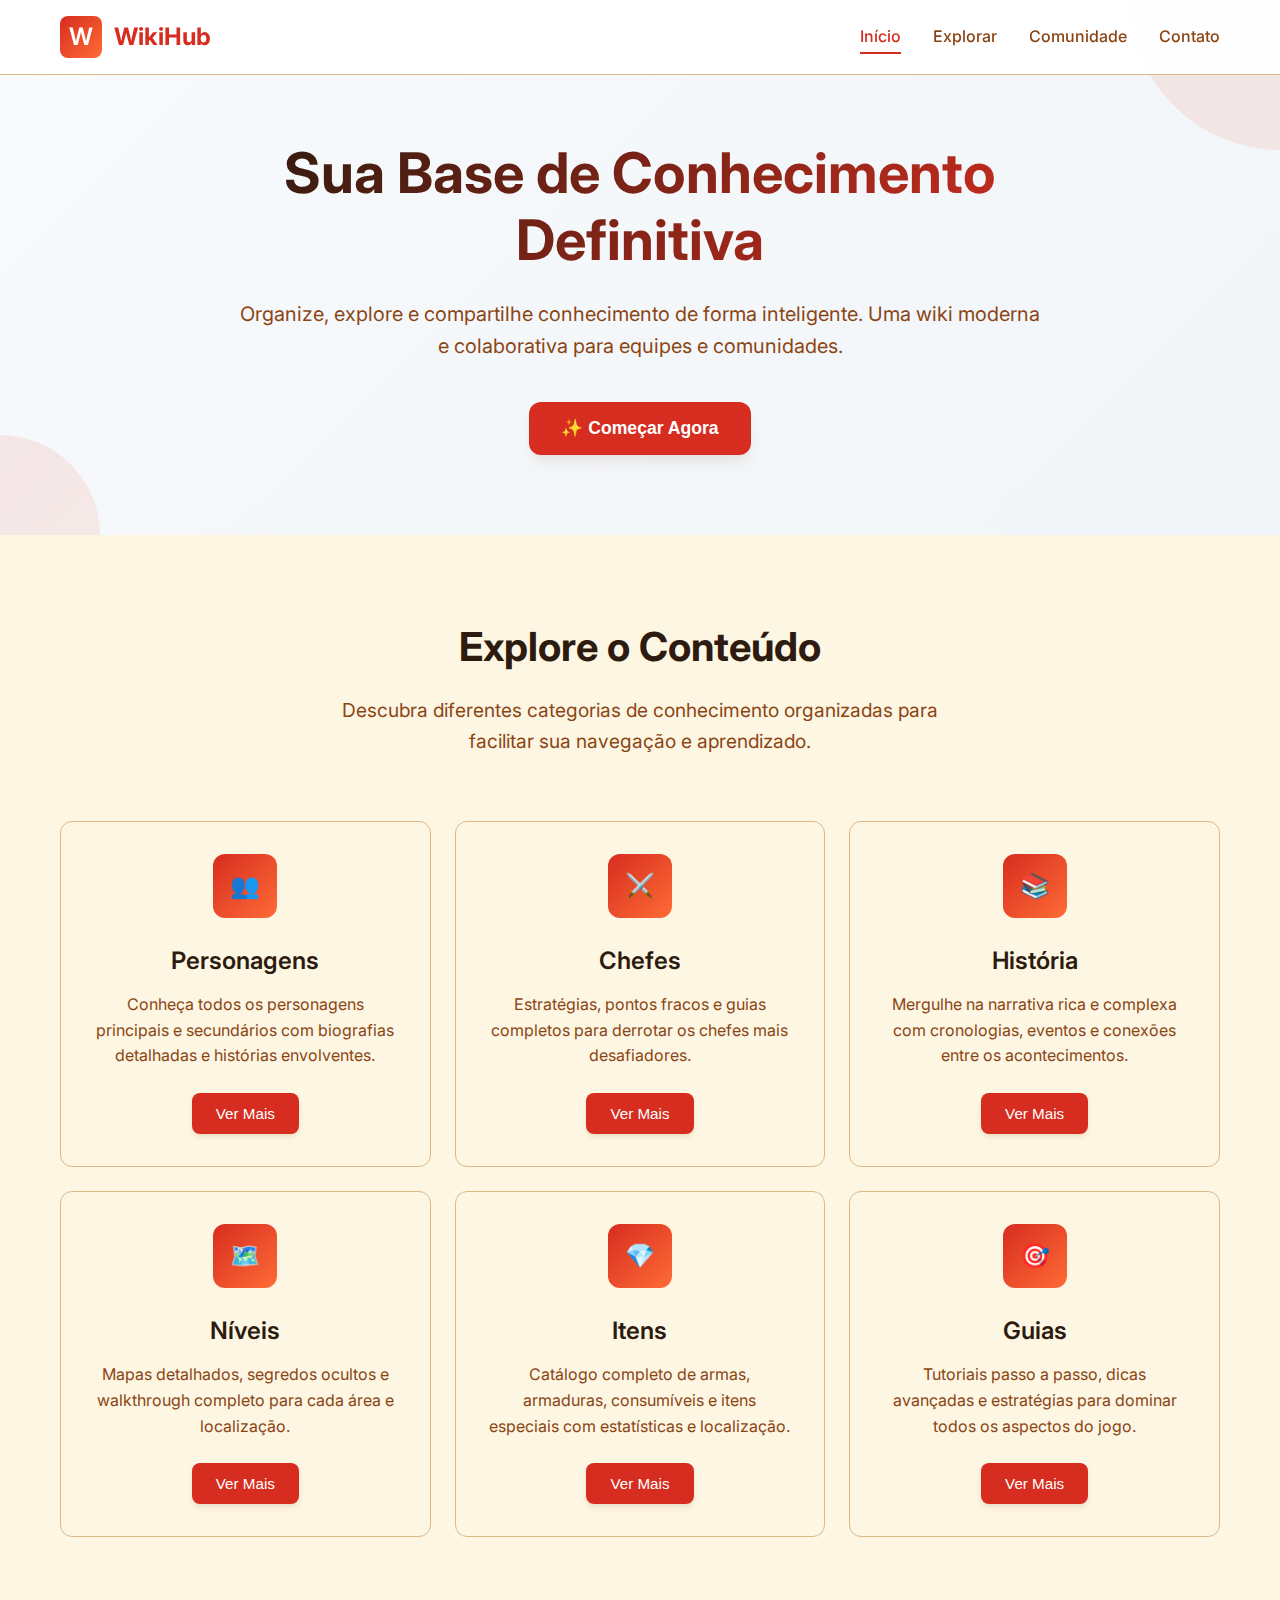
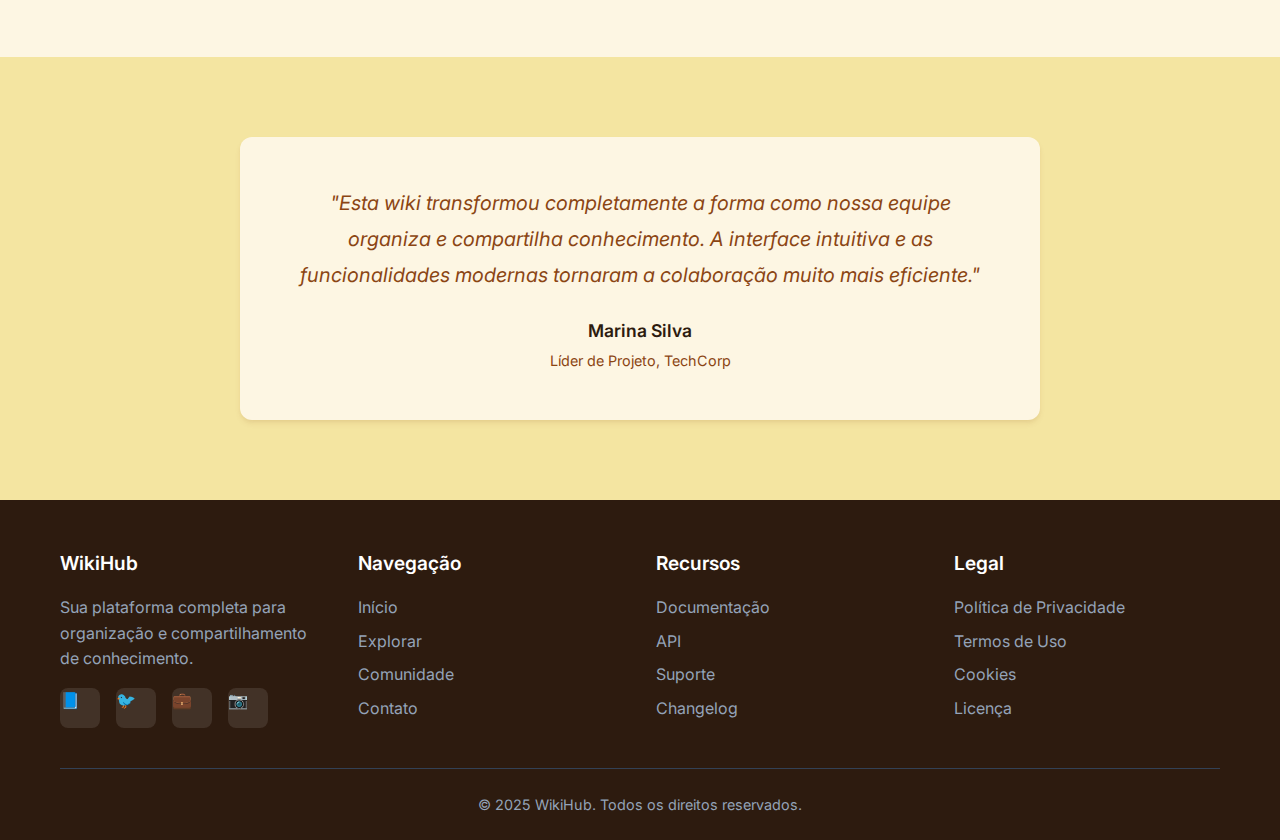
<file: index.html>
<!DOCTYPE html>
<html lang="pt-BR">
<head>
    <meta charset="UTF-8">
    <meta name="viewport" content="width=device-width, initial-scale=1.0">
    <title>WikiHub - Sua Base de Conhecimento</title>
    <link href="https://fonts.googleapis.com/css2?family=Inter:wght@300;400;500;600;700&display=swap" rel="stylesheet">
    <link rel="stylesheet" href="css/estilo.css">
    
</head>
<body>
    <!-- Cabeçalho -->
    <header id="cabecalho">
        <div class="container">
            <div class="cabecalho-conteudo">
                <a href="#" class="logo">
                    <div class="logo-icone">W</div>
                    WikiHub
                </a>
                <nav class="navegacao">
                    <a href="#secao-principal" class="ativo">Início</a>
                    <a href="#secao-destaque">Explorar</a>
                    <a href="#secao-feedback">Comunidade</a>
                    <a href="#rodape">Contato</a>
                </nav>
                <button class="menu-mobile">☰</button>
            </div>
        </div>
    </header>

    <!-- Seção Principal -->
    <section id="secao-principal">
        <div class="fundo-decorativo"></div>
        <div class="container">
            <div class="secao-principal-conteudo">
                <h1 class="titulo-principal">Sua Base de Conhecimento Definitiva</h1>
                <p class="descricao-principal">
                    Organize, explore e compartilhe conhecimento de forma inteligente. 
                    Uma wiki moderna e colaborativa para equipes e comunidades.
                </p>
                <button class="botao-cta" onclick="document.getElementById('secao-destaque').scrollIntoView({behavior: 'smooth'})">
                    ✨ Começar Agora
                </button>
            </div>
        </div>
    </section>

    <!-- Seção de Destaque -->
    <section id="secao-destaque">
        <div class="container">
            <h2 class="titulo-secao">Explore o Conteúdo</h2>
            <p class="subtitulo-secao">
                Descubra diferentes categorias de conhecimento organizadas para facilitar sua navegação e aprendizado.
            </p>
            
            <div class="grade-cartoes">
                <div class="cartao-destaque">
                    <div class="icone-cartao">👥</div>
                    <h3 class="titulo-cartao">Personagens</h3>
                    <p class="descricao-cartao">
                        Conheça todos os personagens principais e secundários com biografias detalhadas e histórias envolventes.
                    </p>
                    <a href="personagens.html"><button class="botao-cards">Ver Mais</button></a>
                </div>
                
                <div class="cartao-destaque">
                    <div class="icone-cartao">⚔️</div>
                    <h3 class="titulo-cartao">Chefes</h3>
                    <p class="descricao-cartao">
                        Estratégias, pontos fracos e guias completos para derrotar os chefes mais desafiadores.
                    </p>
                    <a href="boss.html"><button class="botao-cards">Ver Mais</button></a>
                </div>
                
                <div class="cartao-destaque">
                    <div class="icone-cartao">📚</div>
                    <h3 class="titulo-cartao">História</h3>
                    <p class="descricao-cartao">
                        Mergulhe na narrativa rica e complexa com cronologias, eventos e conexões entre os acontecimentos.
                    </p>
                    <a href="historia.html"><button class="botao-cards">Ver Mais</button></a>
                </div>
                
                <div class="cartao-destaque">
                    <div class="icone-cartao">🗺️</div>
                    <h3 class="titulo-cartao">Níveis</h3>
                    <p class="descricao-cartao">
                        Mapas detalhados, segredos ocultos e walkthrough completo para cada área e localização.
                    </p>
                    <button class="botao-cards">Ver Mais</button>
                </div>
                
                <div class="cartao-destaque">
                    <div class="icone-cartao">💎</div>
                    <h3 class="titulo-cartao">Itens</h3>
                    <p class="descricao-cartao">
                        Catálogo completo de armas, armaduras, consumíveis e itens especiais com estatísticas e localização.
                    </p>
                    <a href="itens.html"><button class="botao-cards">Ver Mais</button></a>
                </div>
                
                <div class="cartao-destaque">
                    <div class="icone-cartao">🎯</div>
                    <h3 class="titulo-cartao">Guias</h3>
                    <p class="descricao-cartao">
                        Tutoriais passo a passo, dicas avançadas e estratégias para dominar todos os aspectos do jogo.
                    </p>
                    <button class="botao-cards">Ver Mais</button>
                </div>
            </div>
        </div>
    </section>

    <!-- Seção de Feedback -->
    <section id="secao-feedback">
        <div class="container">
            <div class="feedback-container">
                <div class="feedback-conteudo">
                    <p class="feedback-texto">
                        "Esta wiki transformou completamente a forma como nossa equipe organiza e compartilha conhecimento. 
                        A interface intuitiva e as funcionalidades modernas tornaram a colaboração muito mais eficiente."
                    </p>
                    <div class="feedback-autor">Marina Silva</div>
                    <div class="feedback-cargo">Líder de Projeto, TechCorp</div>
                </div>
            </div>
        </div>
    </section>

    <!-- Rodapé -->
    <footer id="rodape">
        <div class="container">
            <div class="rodape-conteudo">
                <div class="rodape-secao">
                    <h3>WikiHub</h3>
                    <p>Sua plataforma completa para organização e compartilhamento de conhecimento.</p>
                    <div class="redes-sociais">
                        <a href="#" class="rede-social" aria-label="Facebook">📘</a>
                        <a href="#" class="rede-social" aria-label="Twitter">🐦</a>
                        <a href="#" class="rede-social" aria-label="LinkedIn">💼</a>
                        <a href="#" class="rede-social" aria-label="Instagram">📷</a>
                    </div>
                </div>
                
                <div class="rodape-secao">
                    <h3>Navegação</h3>
                    <a href="#secao-principal">Início</a>
                    <a href="#secao-destaque">Explorar</a>
                    <a href="#secao-feedback">Comunidade</a>
                    <a href="#rodape">Contato</a>
                </div>
                
                <div class="rodape-secao">
                    <h3>Recursos</h3>
                    <a href="#documentacao">Documentação</a>
                    <a href="#api">API</a>
                    <a href="#suporte">Suporte</a>
                    <a href="#changelog">Changelog</a>
                </div>
                
                <div class="rodape-secao">
                    <h3>Legal</h3>
                    <a href="#privacidade">Política de Privacidade</a>
                    <a href="#termos">Termos de Uso</a>
                    <a href="#cookies">Cookies</a>
                    <a href="#licenca">Licença</a>
                </div>
            </div>
            
            <div class="rodape-copyright">
                <p>&copy; 2025 WikiHub. Todos os direitos reservados.</p>
            </div>
        </div>
    </footer>
</body>
</html>
</file>
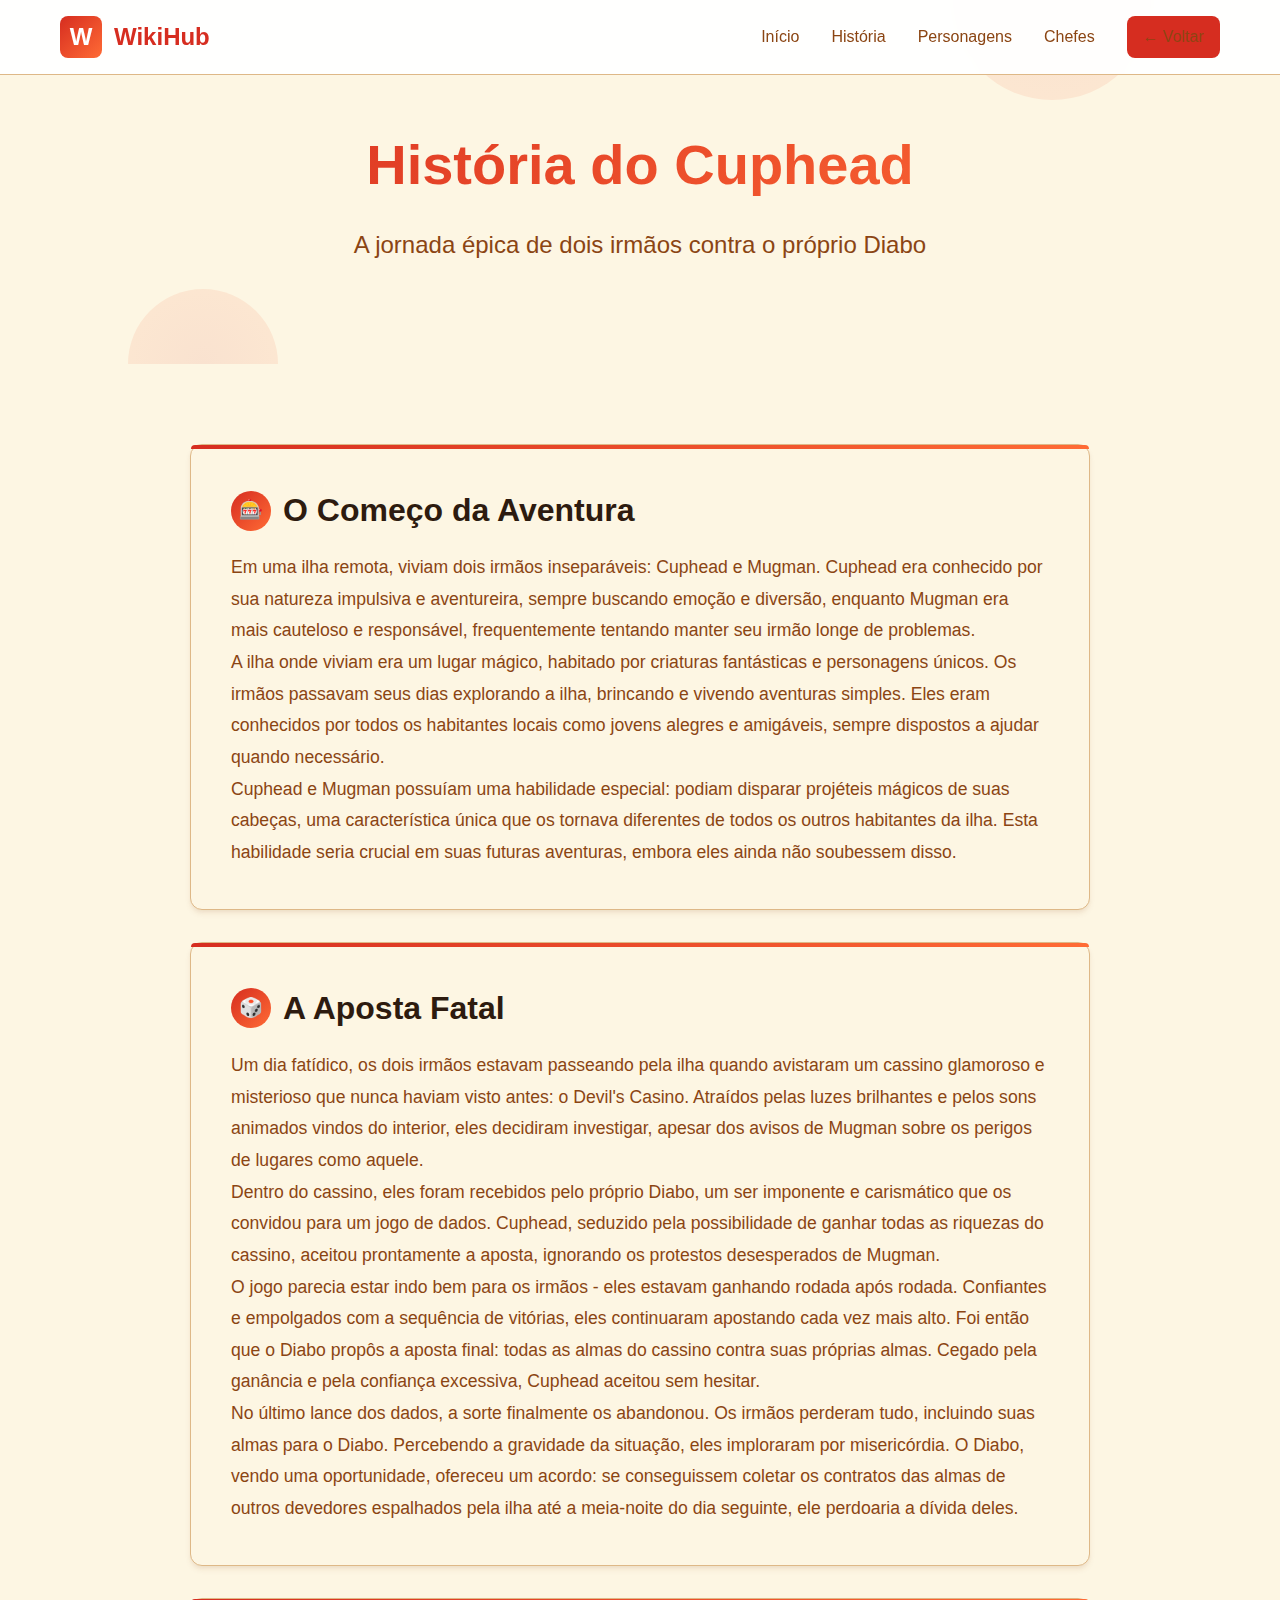
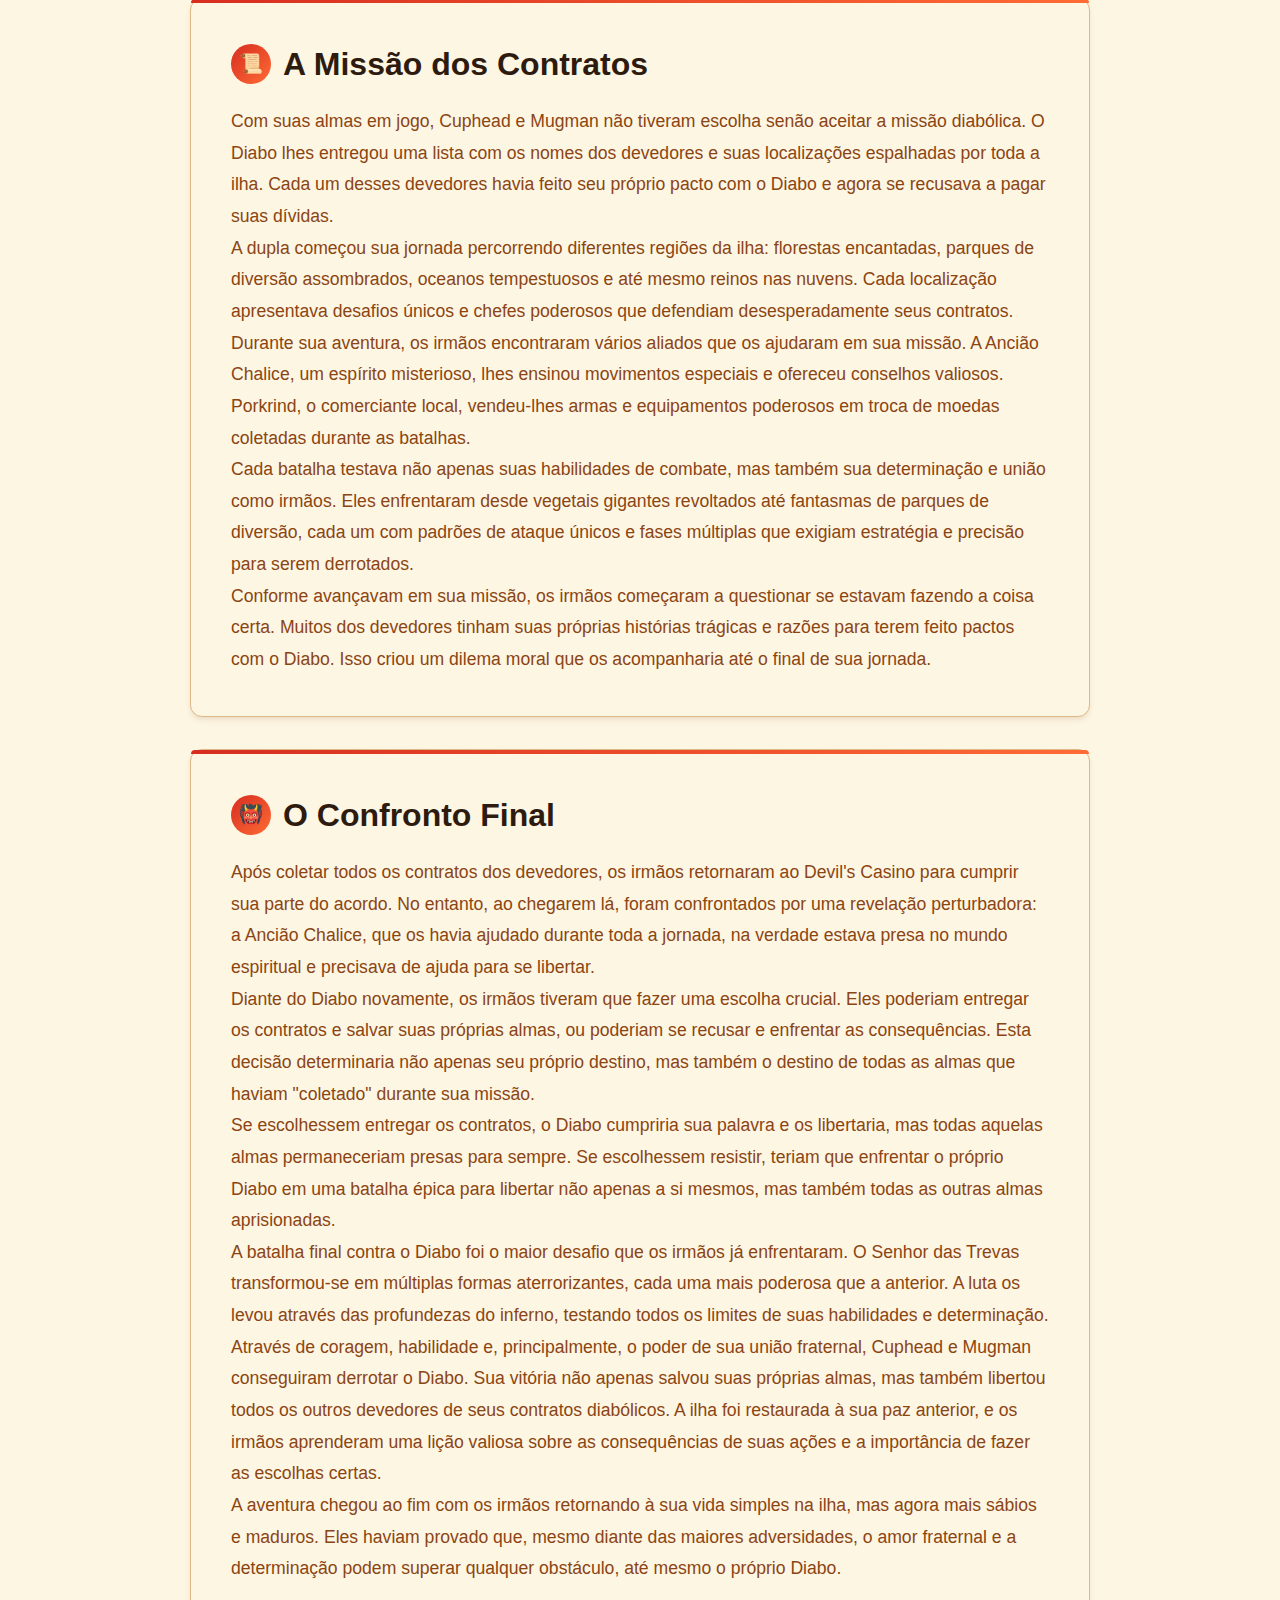
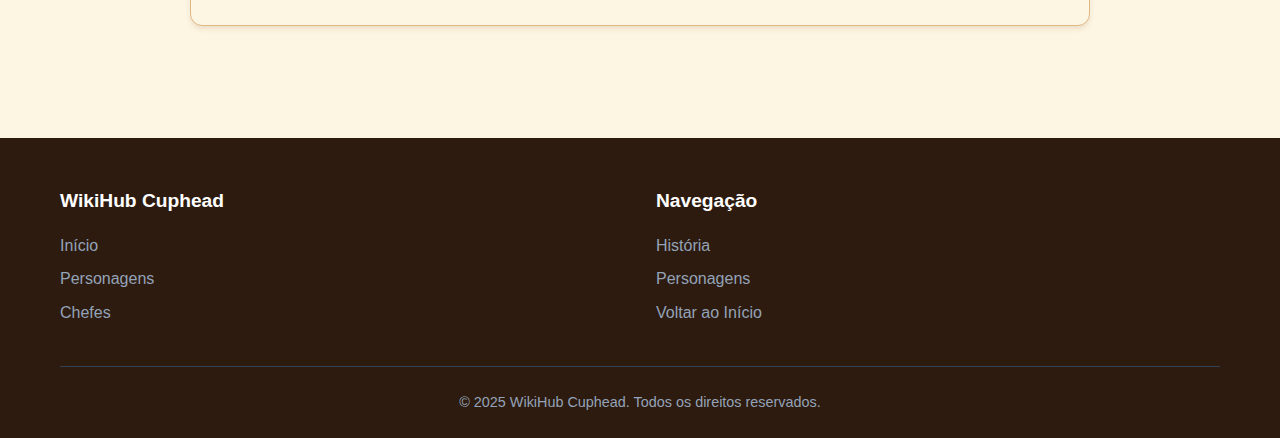
<file: historia.html>
<!DOCTYPE html>
<html lang="en">
<head>
    <meta charset="UTF-8">
    <meta name="viewport" content="width=device-width, initial-scale=1.0">
    <title>Document</title>
    <link rel="stylesheet" href="css/historia.css">
</head>
<body>
     <!-- Cabeçalho -->
    <header id="cabecalho">
        <div class="container">
            <div class="cabecalho-conteudo">
                <a href="index.html" class="logo">
                    <div class="logo-icone">W</div>
                    WikiHub
                </a>
                <nav class="navegacao">
                    <a href="index.html">Início</a>
                    <a href="#secao-historia" class="ativo">História</a>
                    <a href="personagens.html">Personagens</a>
                    <a href="boss.html">Chefes</a>
                    <a href="index.html" class="botao-voltar">← Voltar</a>
                </nav>
            </div>
        </div>
    </header>

    <!-- Hero Section -->
    <section class="hero-cuphead">
        <div class="fundo-cartoon"></div>
        <div class="container">
            <div class="hero-conteudo">
                <h1 class="titulo-hero">História do Cuphead</h1>
                <p class="subtitulo-hero">A jornada épica de dois irmãos contra o próprio Diabo</p>
            </div>
        </div>
    </section>

    <!-- Seção da História -->
    <section class="secao-historia" id="secao-historia">
        <div class="container">
            <div class="timeline-container">
                
                <div class="capitulo">
                    <h2 class="titulo-capitulo">
                        <div class="icone-capitulo">🎰</div>
                        O Começo da Aventura
                    </h2>
                    <div class="conteudo-capitulo">
                        <p>Em uma ilha remota, viviam dois irmãos inseparáveis: Cuphead e Mugman. Cuphead era conhecido por sua natureza impulsiva e aventureira, sempre buscando emoção e diversão, enquanto Mugman era mais cauteloso e responsável, frequentemente tentando manter seu irmão longe de problemas.</p>
                        
                        <p>A ilha onde viviam era um lugar mágico, habitado por criaturas fantásticas e personagens únicos. Os irmãos passavam seus dias explorando a ilha, brincando e vivendo aventuras simples. Eles eram conhecidos por todos os habitantes locais como jovens alegres e amigáveis, sempre dispostos a ajudar quando necessário.</p>
                        
                        <p>Cuphead e Mugman possuíam uma habilidade especial: podiam disparar projéteis mágicos de suas cabeças, uma característica única que os tornava diferentes de todos os outros habitantes da ilha. Esta habilidade seria crucial em suas futuras aventuras, embora eles ainda não soubessem disso.</p>
                    </div>
                </div>

                <div class="capitulo">
                    <h2 class="titulo-capitulo">
                        <div class="icone-capitulo">🎲</div>
                        A Aposta Fatal
                    </h2>
                    <div class="conteudo-capitulo">
                        <p>Um dia fatídico, os dois irmãos estavam passeando pela ilha quando avistaram um cassino glamoroso e misterioso que nunca haviam visto antes: o Devil's Casino. Atraídos pelas luzes brilhantes e pelos sons animados vindos do interior, eles decidiram investigar, apesar dos avisos de Mugman sobre os perigos de lugares como aquele.</p>
                        
                        <p>Dentro do cassino, eles foram recebidos pelo próprio Diabo, um ser imponente e carismático que os convidou para um jogo de dados. Cuphead, seduzido pela possibilidade de ganhar todas as riquezas do cassino, aceitou prontamente a aposta, ignorando os protestos desesperados de Mugman.</p>
                        
                        <p>O jogo parecia estar indo bem para os irmãos - eles estavam ganhando rodada após rodada. Confiantes e empolgados com a sequência de vitórias, eles continuaram apostando cada vez mais alto. Foi então que o Diabo propôs a aposta final: todas as almas do cassino contra suas próprias almas. Cegado pela ganância e pela confiança excessiva, Cuphead aceitou sem hesitar.</p>
                        
                        <p>No último lance dos dados, a sorte finalmente os abandonou. Os irmãos perderam tudo, incluindo suas almas para o Diabo. Percebendo a gravidade da situação, eles imploraram por misericórdia. O Diabo, vendo uma oportunidade, ofereceu um acordo: se conseguissem coletar os contratos das almas de outros devedores espalhados pela ilha até a meia-noite do dia seguinte, ele perdoaria a dívida deles.</p>
                    </div>
                </div>

                <div class="capitulo">
                    <h2 class="titulo-capitulo">
                        <div class="icone-capitulo">📜</div>
                        A Missão dos Contratos
                    </h2>
                    <div class="conteudo-capitulo">
                        <p>Com suas almas em jogo, Cuphead e Mugman não tiveram escolha senão aceitar a missão diabólica. O Diabo lhes entregou uma lista com os nomes dos devedores e suas localizações espalhadas por toda a ilha. Cada um desses devedores havia feito seu próprio pacto com o Diabo e agora se recusava a pagar suas dívidas.</p>
                        
                        <p>A dupla começou sua jornada percorrendo diferentes regiões da ilha: florestas encantadas, parques de diversão assombrados, oceanos tempestuosos e até mesmo reinos nas nuvens. Cada localização apresentava desafios únicos e chefes poderosos que defendiam desesperadamente seus contratos.</p>
                        
                        <p>Durante sua aventura, os irmãos encontraram vários aliados que os ajudaram em sua missão. A Ancião Chalice, um espírito misterioso, lhes ensinou movimentos especiais e ofereceu conselhos valiosos. Porkrind, o comerciante local, vendeu-lhes armas e equipamentos poderosos em troca de moedas coletadas durante as batalhas.</p>
                        
                        <p>Cada batalha testava não apenas suas habilidades de combate, mas também sua determinação e união como irmãos. Eles enfrentaram desde vegetais gigantes revoltados até fantasmas de parques de diversão, cada um com padrões de ataque únicos e fases múltiplas que exigiam estratégia e precisão para serem derrotados.</p>
                        
                        <p>Conforme avançavam em sua missão, os irmãos começaram a questionar se estavam fazendo a coisa certa. Muitos dos devedores tinham suas próprias histórias trágicas e razões para terem feito pactos com o Diabo. Isso criou um dilema moral que os acompanharia até o final de sua jornada.</p>
                    </div>
                </div>

                <div class="capitulo">
                    <h2 class="titulo-capitulo">
                        <div class="icone-capitulo">👹</div>
                        O Confronto Final
                    </h2>
                    <div class="conteudo-capitulo">
                        <p>Após coletar todos os contratos dos devedores, os irmãos retornaram ao Devil's Casino para cumprir sua parte do acordo. No entanto, ao chegarem lá, foram confrontados por uma revelação perturbadora: a Ancião Chalice, que os havia ajudado durante toda a jornada, na verdade estava presa no mundo espiritual e precisava de ajuda para se libertar.</p>
                        
                        <p>Diante do Diabo novamente, os irmãos tiveram que fazer uma escolha crucial. Eles poderiam entregar os contratos e salvar suas próprias almas, ou poderiam se recusar e enfrentar as consequências. Esta decisão determinaria não apenas seu próprio destino, mas também o destino de todas as almas que haviam "coletado" durante sua missão.</p>
                        
                        <p>Se escolhessem entregar os contratos, o Diabo cumpriria sua palavra e os libertaria, mas todas aquelas almas permaneceriam presas para sempre. Se escolhessem resistir, teriam que enfrentar o próprio Diabo em uma batalha épica para libertar não apenas a si mesmos, mas também todas as outras almas aprisionadas.</p>
                        
                        <p>A batalha final contra o Diabo foi o maior desafio que os irmãos já enfrentaram. O Senhor das Trevas transformou-se em múltiplas formas aterrorizantes, cada uma mais poderosa que a anterior. A luta os levou através das profundezas do inferno, testando todos os limites de suas habilidades e determinação.</p>
                        
                        <p>Através de coragem, habilidade e, principalmente, o poder de sua união fraternal, Cuphead e Mugman conseguiram derrotar o Diabo. Sua vitória não apenas salvou suas próprias almas, mas também libertou todos os outros devedores de seus contratos diabólicos. A ilha foi restaurada à sua paz anterior, e os irmãos aprenderam uma lição valiosa sobre as consequências de suas ações e a importância de fazer as escolhas certas.</p>
                        
                        <p>A aventura chegou ao fim com os irmãos retornando à sua vida simples na ilha, mas agora mais sábios e maduros. Eles haviam provado que, mesmo diante das maiores adversidades, o amor fraternal e a determinação podem superar qualquer obstáculo, até mesmo o próprio Diabo.</p>
                    </div>
                </div>

            </div>
        </div>
    </section>

    <!-- Rodapé -->
    <footer id="rodape">
        <div class="container">
            <div class="rodape-conteudo">
                <div class="rodape-secao">
                    <h3>WikiHub Cuphead</h3>
                    <a href="index.html">Início</a>
                    <a href="personagens.html">Personagens</a>
                    <a href="boss.html">Chefes</a>
                </div>
                
                <div class="rodape-secao">
                    <h3>Navegação</h3>
                    <a href="#secao-historia">História</a>
                    <a href="#secao-personagens">Personagens</a>
                    <a href="index.html">Voltar ao Início</a>
                </div>
            </div>
            
            <div class="rodape-copyright">
                <p>&copy; 2025 WikiHub Cuphead. Todos os direitos reservados.</p>
            </div>
        </div>
    </footer>
</body>
</html>
</file>
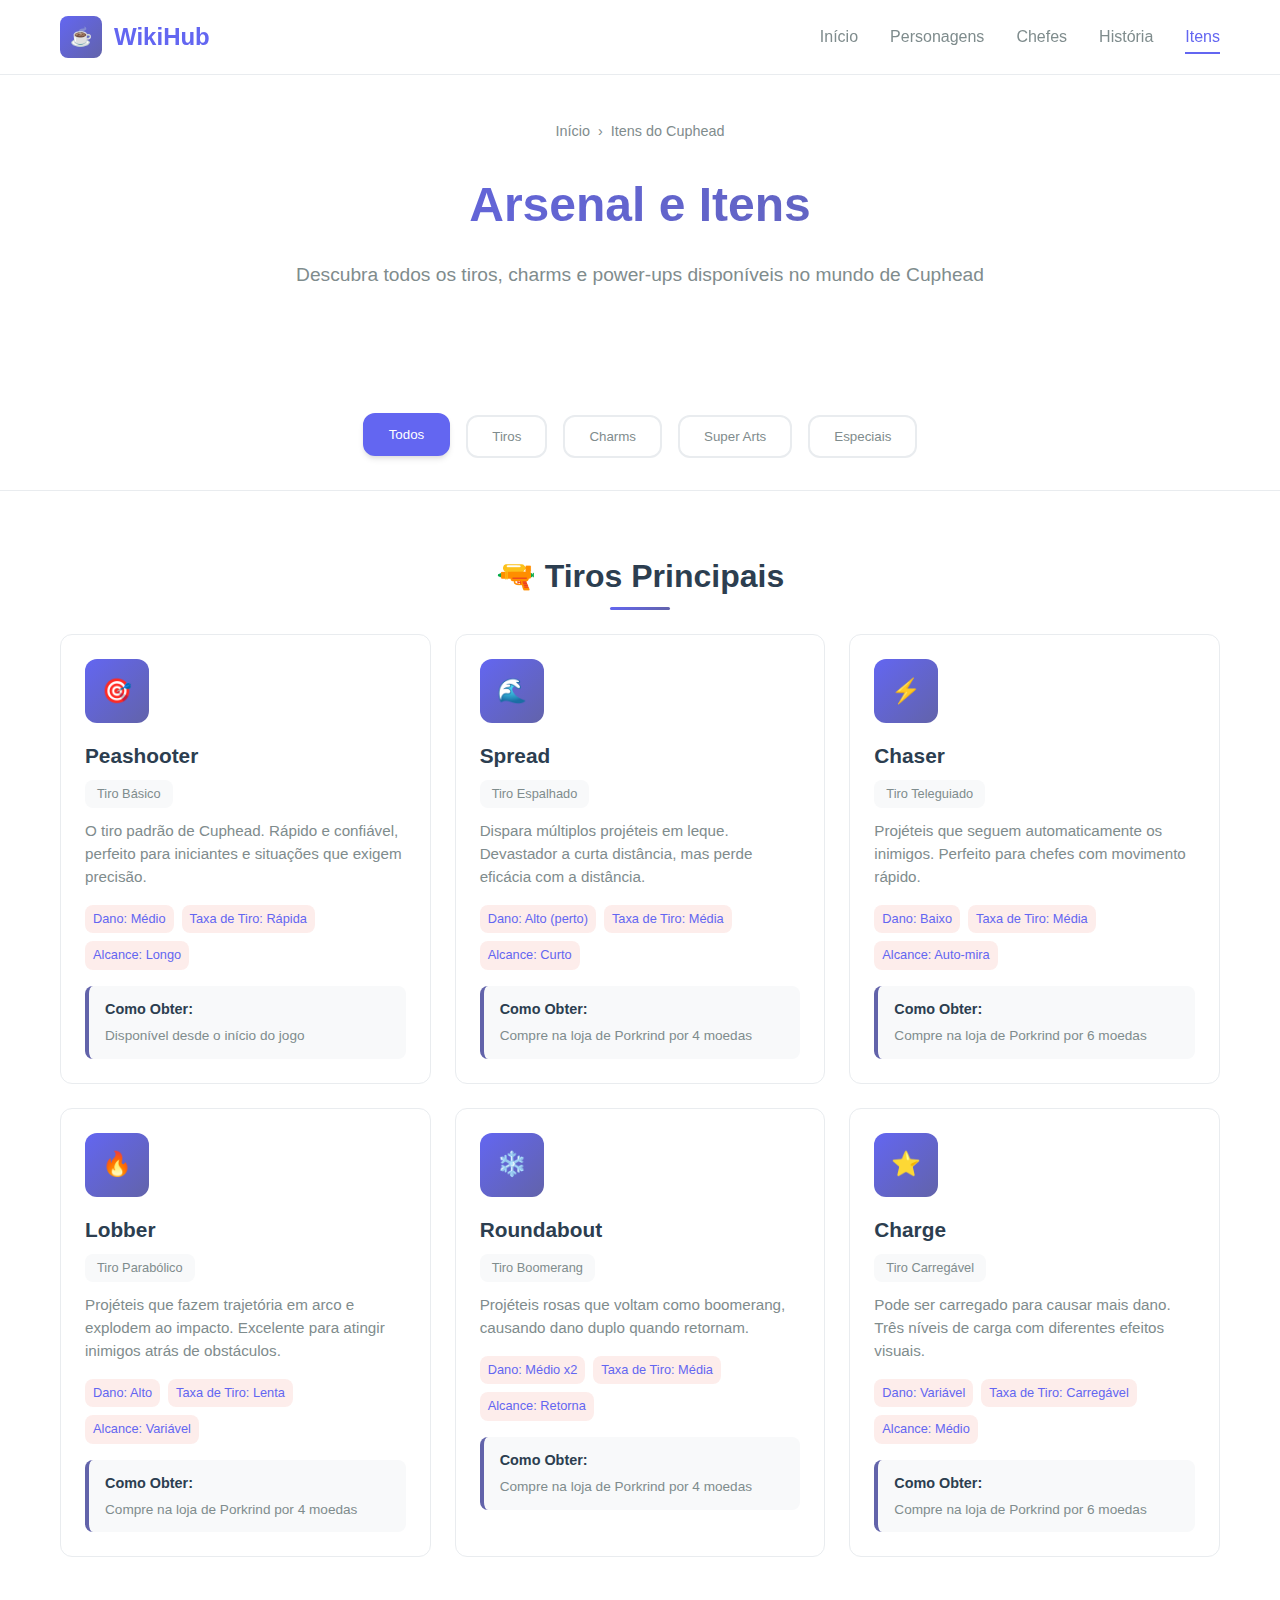
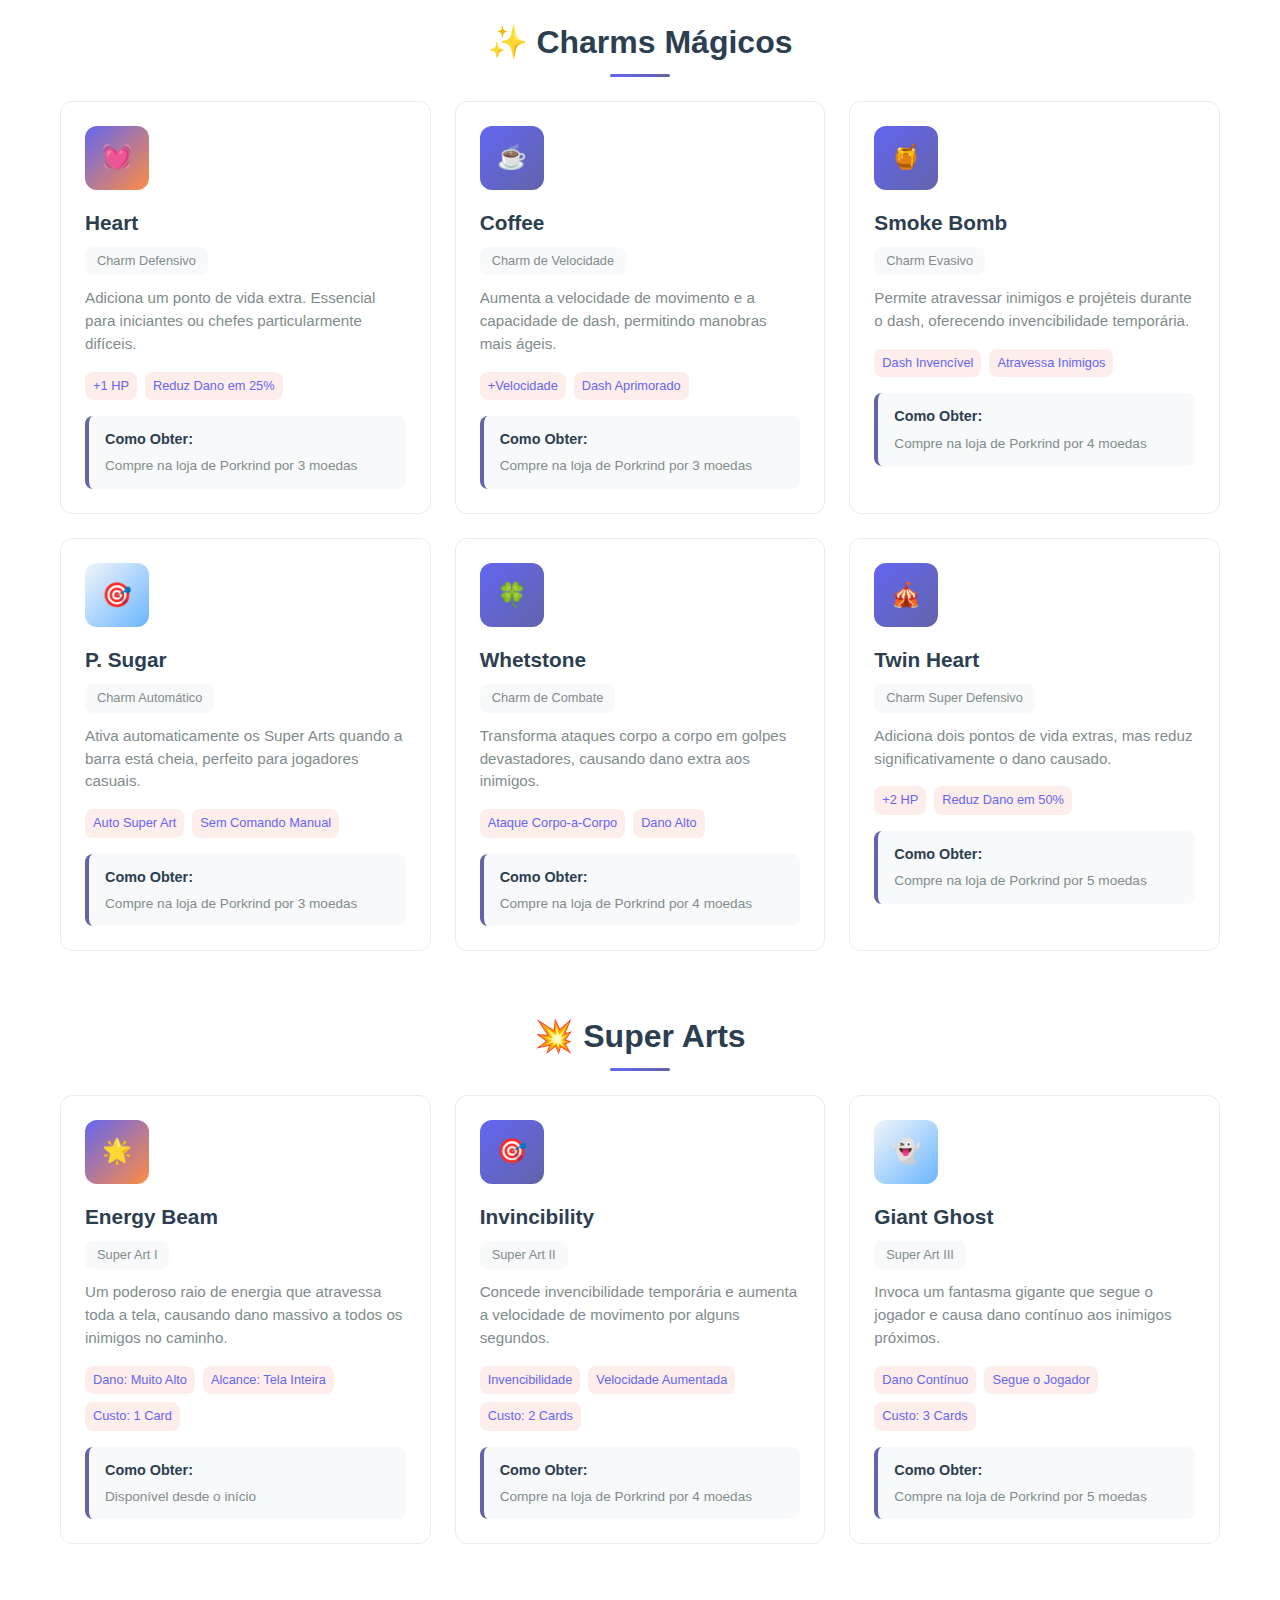
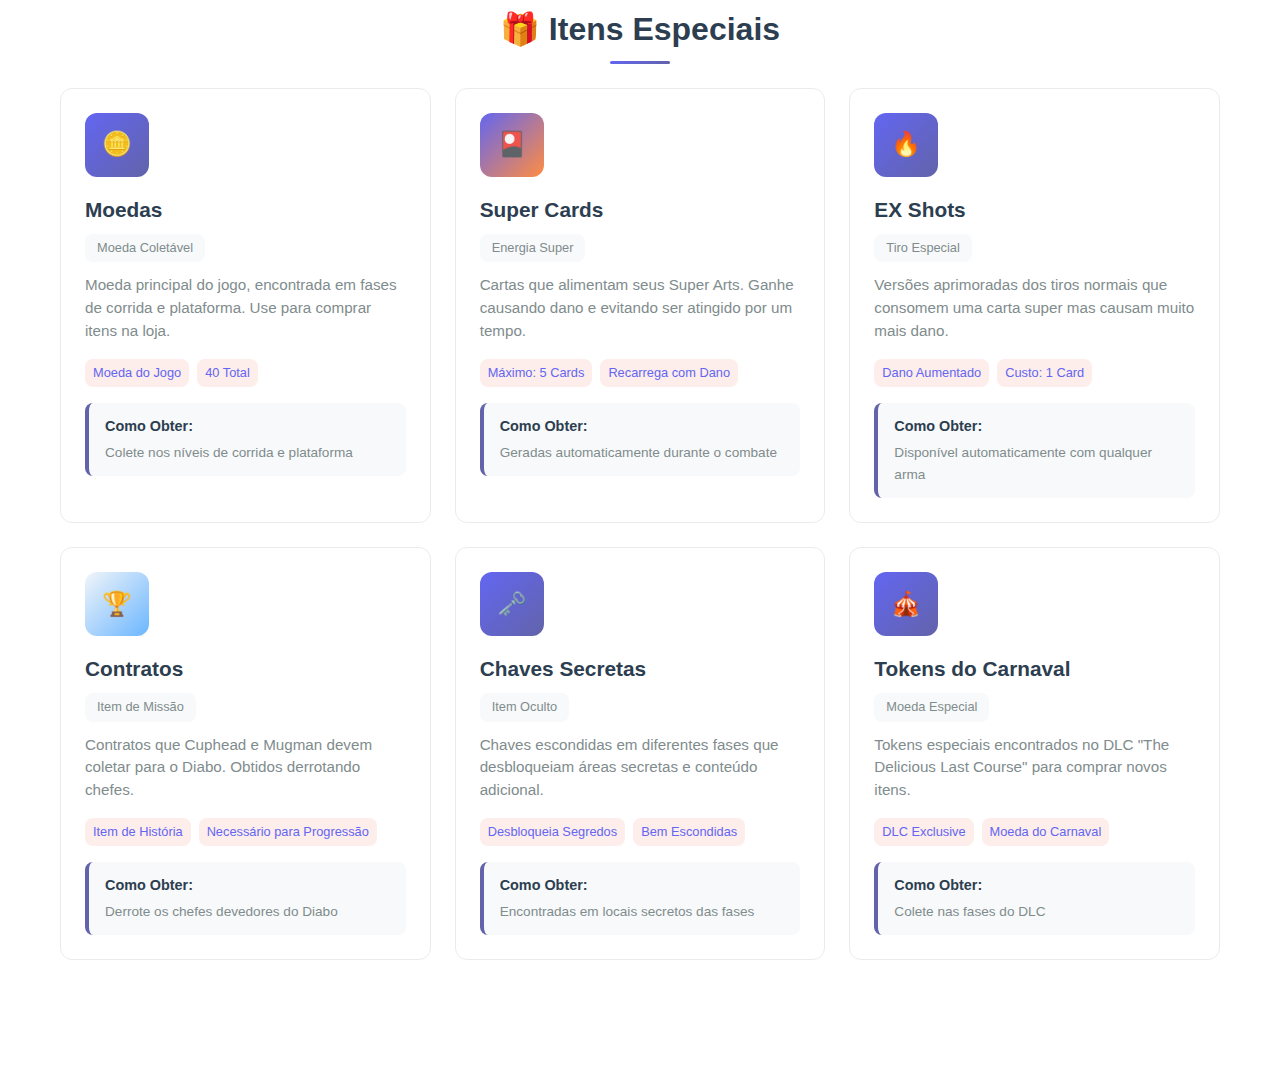
<file: itens.html>
<!DOCTYPE html>
<html lang="en">
<head>
    <meta charset="UTF-8">
    <meta name="viewport" content="width=device-width, initial-scale=1.0">
    <title>Document</title>
    <link rel="stylesheet" href="css/itens.css">
</head>
<body>
     <header id="cabecalho">
        <div class="container">
            <div class="cabecalho-conteudo">
                <a href="index.html" class="logo">
                    <div class="logo-icone">☕</div>
                    WikiHub
                </a>
                <nav class="navegacao">
                    <a href="index.html">Início</a>
                    <a href="personagens.html">Personagens</a>
                    <a href="boss.html">Chefes</a>
                    <a href="historia.html">História</a>
                    <a href="itens.html" class="ativo">Itens</a>
                </nav>
            </div>
        </div>
    </header>

    <!-- Seção Hero -->
    <section class="secao-hero">
        <div class="container">
            <div class="hero-content">
                <div class="breadcrumb">
                    <a href="index.html">Início</a>
                    <span>›</span>
                    <span>Itens do Cuphead</span>
                </div>
                <h1 class="hero-titulo">Arsenal e Itens</h1>
                <p class="hero-subtitulo">
                    Descubra todos os tiros, charms e power-ups disponíveis no mundo de Cuphead
                </p>
            </div>
        </div>
    </section>

    <!-- Filtros -->
    <section class="filtros-container">
        <div class="container">
            <div class="filtros">
                <button class="filtro-btn ativo" onclick="filtrarItens('todos')">Todos</button>
                <button class="filtro-btn" onclick="filtrarItens('tiros')">Tiros</button>
                <button class="filtro-btn" onclick="filtrarItens('charms')">Charms</button>
                <button class="filtro-btn" onclick="filtrarItens('super')">Super Arts</button>
                <button class="filtro-btn" onclick="filtrarItens('especiais')">Especiais</button>
            </div>
        </div>
    </section>

    <!-- Seção de Itens -->
    <section class="secao-itens">
        <div class="container">
            <!-- Tiros -->
            <div class="categoria-itens" data-categoria="tiros">
                <h2 class="categoria-titulo">🔫 Tiros Principais</h2>
                <div class="itens-grid">
                    <div class="item-card">
                        <div class="item-icone">🎯</div>
                        <h3 class="item-nome">Peashooter</h3>
                        <span class="item-tipo">Tiro Básico</span>
                        <p class="item-descricao">
                            O tiro padrão de Cuphead. Rápido e confiável, perfeito para iniciantes e situações que exigem precisão.
                        </p>
                        <div class="item-stats">
                            <span class="stat">Dano: Médio</span>
                            <span class="stat">Taxa de Tiro: Rápida</span>
                            <span class="stat">Alcance: Longo</span>
                        </div>
                        <div class="item-como-obter">
                            <h4>Como Obter:</h4>
                            <p>Disponível desde o início do jogo</p>
                        </div>
                    </div>

                    <div class="item-card">
                        <div class="item-icone">🌊</div>
                        <h3 class="item-nome">Spread</h3>
                        <span class="item-tipo">Tiro Espalhado</span>
                        <p class="item-descricao">
                            Dispara múltiplos projéteis em leque. Devastador a curta distância, mas perde eficácia com a distância.
                        </p>
                        <div class="item-stats">
                            <span class="stat">Dano: Alto (perto)</span>
                            <span class="stat">Taxa de Tiro: Média</span>
                            <span class="stat">Alcance: Curto</span>
                        </div>
                        <div class="item-como-obter">
                            <h4>Como Obter:</h4>
                            <p>Compre na loja de Porkrind por 4 moedas</p>
                        </div>
                    </div>

                    <div class="item-card">
                        <div class="item-icone">⚡</div>
                        <h3 class="item-nome">Chaser</h3>
                        <span class="item-tipo">Tiro Teleguiado</span>
                        <p class="item-descricao">
                            Projéteis que seguem automaticamente os inimigos. Perfeito para chefes com movimento rápido.
                        </p>
                        <div class="item-stats">
                            <span class="stat">Dano: Baixo</span>
                            <span class="stat">Taxa de Tiro: Média</span>
                            <span class="stat">Alcance: Auto-mira</span>
                        </div>
                        <div class="item-como-obter">
                            <h4>Como Obter:</h4>
                            <p>Compre na loja de Porkrind por 6 moedas</p>
                        </div>
                    </div>

                    <div class="item-card">
                        <div class="item-icone">🔥</div>
                        <h3 class="item-nome">Lobber</h3>
                        <span class="item-tipo">Tiro Parabólico</span>
                        <p class="item-descricao">
                            Projéteis que fazem trajetória em arco e explodem ao impacto. Excelente para atingir inimigos atrás de obstáculos.
                        </p>
                        <div class="item-stats">
                            <span class="stat">Dano: Alto</span>
                            <span class="stat">Taxa de Tiro: Lenta</span>
                            <span class="stat">Alcance: Variável</span>
                        </div>
                        <div class="item-como-obter">
                            <h4>Como Obter:</h4>
                            <p>Compre na loja de Porkrind por 4 moedas</p>
                        </div>
                    </div>

                    <div class="item-card">
                        <div class="item-icone">❄️</div>
                        <h3 class="item-nome">Roundabout</h3>
                        <span class="item-tipo">Tiro Boomerang</span>
                        <p class="item-descricao">
                            Projéteis rosas que voltam como boomerang, causando dano duplo quando retornam.
                        </p>
                        <div class="item-stats">
                            <span class="stat">Dano: Médio x2</span>
                            <span class="stat">Taxa de Tiro: Média</span>
                            <span class="stat">Alcance: Retorna</span>
                        </div>
                        <div class="item-como-obter">
                            <h4>Como Obter:</h4>
                            <p>Compre na loja de Porkrind por 4 moedas</p>
                        </div>
                    </div>

                    <div class="item-card">
                        <div class="item-icone">⭐</div>
                        <h3 class="item-nome">Charge</h3>
                        <span class="item-tipo">Tiro Carregável</span>
                        <p class="item-descricao">
                            Pode ser carregado para causar mais dano. Três níveis de carga com diferentes efeitos visuais.
                        </p>
                        <div class="item-stats">
                            <span class="stat">Dano: Variável</span>
                            <span class="stat">Taxa de Tiro: Carregável</span>
                            <span class="stat">Alcance: Médio</span>
                        </div>
                        <div class="item-como-obter">
                            <h4>Como Obter:</h4>
                            <p>Compre na loja de Porkrind por 6 moedas</p>
                        </div>
                    </div>
                </div>
            </div>

            <!-- Charms -->
            <div class="categoria-itens" data-categoria="charms">
                <h2 class="categoria-titulo">✨ Charms Mágicos</h2>
                <div class="itens-grid">
                    <div class="item-card">
                        <div class="item-icone cuphead-special">💓</div>
                        <h3 class="item-nome">Heart</h3>
                        <span class="item-tipo">Charm Defensivo</span>
                        <p class="item-descricao">
                            Adiciona um ponto de vida extra. Essencial para iniciantes ou chefes particularmente difíceis.
                        </p>
                        <div class="item-stats">
                            <span class="stat">+1 HP</span>
                            <span class="stat">Reduz Dano em 25%</span>
                        </div>
                        <div class="item-como-obter">
                            <h4>Como Obter:</h4>
                            <p>Compre na loja de Porkrind por 3 moedas</p>
                        </div>
                    </div>

                    <div class="item-card">
                        <div class="item-icone">☕</div>
                        <h3 class="item-nome">Coffee</h3>
                        <span class="item-tipo">Charm de Velocidade</span>
                        <p class="item-descricao">
                            Aumenta a velocidade de movimento e a capacidade de dash, permitindo manobras mais ágeis.
                        </p>
                        <div class="item-stats">
                            <span class="stat">+Velocidade</span>
                            <span class="stat">Dash Aprimorado</span>
                        </div>
                        <div class="item-como-obter">
                            <h4>Como Obter:</h4>
                            <p>Compre na loja de Porkrind por 3 moedas</p>
                        </div>
                    </div>

                    <div class="item-card">
                        <div class="item-icone">🍯</div>
                        <h3 class="item-nome">Smoke Bomb</h3>
                        <span class="item-tipo">Charm Evasivo</span>
                        <p class="item-descricao">
                            Permite atravessar inimigos e projéteis durante o dash, oferecendo invencibilidade temporária.
                        </p>
                        <div class="item-stats">
                            <span class="stat">Dash Invencível</span>
                            <span class="stat">Atravessa Inimigos</span>
                        </div>
                        <div class="item-como-obter">
                            <h4>Como Obter:</h4>
                            <p>Compre na loja de Porkrind por 4 moedas</p>
                        </div>
                    </div>

                    <div class="item-card">
                        <div class="item-icone mugman-special">🎯</div>
                        <h3 class="item-nome">P. Sugar</h3>
                        <span class="item-tipo">Charm Automático</span>
                        <p class="item-descricao">
                            Ativa automaticamente os Super Arts quando a barra está cheia, perfeito para jogadores casuais.
                        </p>
                        <div class="item-stats">
                            <span class="stat">Auto Super Art</span>
                            <span class="stat">Sem Comando Manual</span>
                        </div>
                        <div class="item-como-obter">
                            <h4>Como Obter:</h4>
                            <p>Compre na loja de Porkrind por 3 moedas</p>
                        </div>
                    </div>

                    <div class="item-card">
                        <div class="item-icone">🍀</div>
                        <h3 class="item-nome">Whetstone</h3>
                        <span class="item-tipo">Charm de Combate</span>
                        <p class="item-descricao">
                            Transforma ataques corpo a corpo em golpes devastadores, causando dano extra aos inimigos.
                        </p>
                        <div class="item-stats">
                            <span class="stat">Ataque Corpo-a-Corpo</span>
                            <span class="stat">Dano Alto</span>
                        </div>
                        <div class="item-como-obter">
                            <h4>Como Obter:</h4>
                            <p>Compre na loja de Porkrind por 4 moedas</p>
                        </div>
                    </div>

                    <div class="item-card">
                        <div class="item-icone">🎪</div>
                        <h3 class="item-nome">Twin Heart</h3>
                        <span class="item-tipo">Charm Super Defensivo</span>
                        <p class="item-descricao">
                            Adiciona dois pontos de vida extras, mas reduz significativamente o dano causado.
                        </p>
                        <div class="item-stats">
                            <span class="stat">+2 HP</span>
                            <span class="stat">Reduz Dano em 50%</span>
                        </div>
                        <div class="item-como-obter">
                            <h4>Como Obter:</h4>
                            <p>Compre na loja de Porkrind por 5 moedas</p>
                        </div>
                    </div>
                </div>
            </div>

            <!-- Super Arts -->
            <div class="categoria-itens" data-categoria="super">
                <h2 class="categoria-titulo">💥 Super Arts</h2>
                <div class="itens-grid">
                    <div class="item-card">
                        <div class="item-icone cuphead-special">🌟</div>
                        <h3 class="item-nome">Energy Beam</h3>
                        <span class="item-tipo">Super Art I</span>
                        <p class="item-descricao">
                            Um poderoso raio de energia que atravessa toda a tela, causando dano massivo a todos os inimigos no caminho.
                        </p>
                        <div class="item-stats">
                            <span class="stat">Dano: Muito Alto</span>
                            <span class="stat">Alcance: Tela Inteira</span>
                            <span class="stat">Custo: 1 Card</span>
                        </div>
                        <div class="item-como-obter">
                            <h4>Como Obter:</h4>
                            <p>Disponível desde o início</p>
                        </div>
                    </div>

                    <div class="item-card">
                        <div class="item-icone">🎯</div>
                        <h3 class="item-nome">Invincibility</h3>
                        <span class="item-tipo">Super Art II</span>
                        <p class="item-descricao">
                            Concede invencibilidade temporária e aumenta a velocidade de movimento por alguns segundos.
                        </p>
                        <div class="item-stats">
                            <span class="stat">Invencibilidade</span>
                            <span class="stat">Velocidade Aumentada</span>
                            <span class="stat">Custo: 2 Cards</span>
                        </div>
                        <div class="item-como-obter">
                            <h4>Como Obter:</h4>
                            <p>Compre na loja de Porkrind por 4 moedas</p>
                        </div>
                    </div>

                    <div class="item-card">
                        <div class="item-icone mugman-special">👻</div>
                        <h3 class="item-nome">Giant Ghost</h3>
                        <span class="item-tipo">Super Art III</span>
                        <p class="item-descricao">
                            Invoca um fantasma gigante que segue o jogador e causa dano contínuo aos inimigos próximos.
                        </p>
                        <div class="item-stats">
                            <span class="stat">Dano Contínuo</span>
                            <span class="stat">Segue o Jogador</span>
                            <span class="stat">Custo: 3 Cards</span>
                        </div>
                        <div class="item-como-obter">
                            <h4>Como Obter:</h4>
                            <p>Compre na loja de Porkrind por 5 moedas</p>
                        </div>
                    </div>
                </div>
            </div>

            <!-- Itens Especiais -->
            <div class="categoria-itens" data-categoria="especiais">
                <h2 class="categoria-titulo">🎁 Itens Especiais</h2>
                <div class="itens-grid">
                    <div class="item-card">
                        <div class="item-icone">🪙</div>
                        <h3 class="item-nome">Moedas</h3>
                        <span class="item-tipo">Moeda Coletável</span>
                        <p class="item-descricao">
                            Moeda principal do jogo, encontrada em fases de corrida e plataforma. Use para comprar itens na loja.
                        </p>
                        <div class="item-stats">
                            <span class="stat">Moeda do Jogo</span>
                            <span class="stat">40 Total</span>
                        </div>
                        <div class="item-como-obter">
                            <h4>Como Obter:</h4>
                            <p>Colete nos níveis de corrida e plataforma</p>
                        </div>
                    </div>

                    <div class="item-card">
                        <div class="item-icone cuphead-special">🎴</div>
                        <h3 class="item-nome">Super Cards</h3>
                        <span class="item-tipo">Energia Super</span>
                        <p class="item-descricao">
                            Cartas que alimentam seus Super Arts. Ganhe causando dano e evitando ser atingido por um tempo.
                        </p>
                        <div class="item-stats">
                            <span class="stat">Máximo: 5 Cards</span>
                            <span class="stat">Recarrega com Dano</span>
                        </div>
                        <div class="item-como-obter">
                            <h4>Como Obter:</h4>
                            <p>Geradas automaticamente durante o combate</p>
                        </div>
                    </div>

                    <div class="item-card">
                        <div class="item-icone">🔥</div>
                        <h3 class="item-nome">EX Shots</h3>
                        <span class="item-tipo">Tiro Especial</span>
                        <p class="item-descricao">
                            Versões aprimoradas dos tiros normais que consomem uma carta super mas causam muito mais dano.
                        </p>
                        <div class="item-stats">
                            <span class="stat">Dano Aumentado</span>
                            <span class="stat">Custo: 1 Card</span>
                        </div>
                        <div class="item-como-obter">
                            <h4>Como Obter:</h4>
                            <p>Disponível automaticamente com qualquer arma</p>
                        </div>
                    </div>

                    <div class="item-card">
                        <div class="item-icone mugman-special">🏆</div>
                        <h3 class="item-nome">Contratos</h3>
                        <span class="item-tipo">Item de Missão</span>
                        <p class="item-descricao">
                            Contratos que Cuphead e Mugman devem coletar para o Diabo. Obtidos derrotando chefes.
                        </p>
                        <div class="item-stats">
                            <span class="stat">Item de História</span>
                            <span class="stat">Necessário para Progressão</span>
                        </div>
                        <div class="item-como-obter">
                            <h4>Como Obter:</h4>
                            <p>Derrote os chefes devedores do Diabo</p>
                        </div>
                    </div>

                    <div class="item-card">
                        <div class="item-icone">🗝️</div>
                        <h3 class="item-nome">Chaves Secretas</h3>
                        <span class="item-tipo">Item Oculto</span>
                        <p class="item-descricao">
                            Chaves escondidas em diferentes fases que desbloqueiam áreas secretas e conteúdo adicional.
                        </p>
                        <div class="item-stats">
                            <span class="stat">Desbloqueia Segredos</span>
                            <span class="stat">Bem Escondidas</span>
                        </div>
                        <div class="item-como-obter">
                            <h4>Como Obter:</h4>
                            <p>Encontradas em locais secretos das fases</p>
                        </div>
                    </div>

                    <div class="item-card">
                        <div class="item-icone">🎪</div>
                        <h3 class="item-nome">Tokens do Carnaval</h3>
                        <span class="item-tipo">Moeda Especial</span>
                        <p class="item-descricao">
                            Tokens especiais encontrados no DLC "The Delicious Last Course" para comprar novos itens.
                        </p>
                        <div class="item-stats">
                            <span class="stat">DLC Exclusive</span>
                            <span class="stat">Moeda do Carnaval</span>
                        </div>
                        <div class="item-como-obter">
                            <h4>Como Obter:</h4>
                            <p>Colete nas fases do DLC</p>
                        </div>
                    </div>
                </div>
            </div>
        </div>
    </section>
</body>
</html>
</file>
<file: css/estilo.css>
* {
            margin: 0;
            padding: 0;
            box-sizing: border-box;
        }

        :root {
            --cor-primaria: #d62d20;
            --cor-secundaria: #f4e5a1;
            --cor-texto-primario: #2d1b0f;
            --cor-texto-secundario: #8b4513;
            --cor-fundo: #fdf6e3;
            --cor-fundo-secao: #f4e5a1;
            --cor-borda: #deb887;
            --sombra-suave: 0 4px 6px -1px rgba(139, 69, 19, 0.1), 0 2px 4px -1px rgba(139, 69, 19, 0.06);
            --sombra-media: 0 10px 15px -3px rgba(139, 69, 19, 0.1), 0 4px 6px -2px rgba(139, 69, 19, 0.05);
            --sombra-forte: 0 20px 25px -5px rgba(139, 69, 19, 0.1), 0 10px 10px -5px rgba(139, 69, 19, 0.04);
            --raio-borda: 12px;
            --raio-borda-pequeno: 8px;
        }

        body {
            font-family: 'Inter', -apple-system, BlinkMacSystemFont, sans-serif;
            line-height: 1.6;
            color: var(--cor-texto-primario);
            background-color: var(--cor-fundo);
            overflow-x: hidden;
        }

        .container {
            max-width: 1200px;
            margin: 0 auto;
            padding: 0 20px;
        }

        /* Cabeçalho */
        #cabecalho {
            position: fixed;
            top: 0;
            left: 0;
            right: 0;
            background: rgba(255, 255, 255, 0.95);
            backdrop-filter: blur(10px);
            -webkit-backdrop-filter: blur(10px);
            border-bottom: 1px solid var(--cor-borda);
            z-index: 1000;
            transition: all 0.3s ease;
        }

        .cabecalho-conteudo {
            display: flex;
            justify-content: space-between;
            align-items: center;
            padding: 16px 0;
        }

        .logo {
            display: flex;
            align-items: center;
            gap: 12px;
            font-size: 24px;
            font-weight: 700;
            color: var(--cor-primaria);
            text-decoration: none;
        }

        .logo-icone {
            width: 42px;
            height: 42px;
            background: linear-gradient(135deg, var(--cor-primaria), #ff6b35 );
            border-radius: var(--raio-borda-pequeno);
            display: flex;
            align-items: center;
            justify-content: center;
            color: white;
            font-weight: 600;
        }

        .navegacao {
            display: flex;
            gap: 32px;
            align-items: center;
        }

        .navegacao a {
            text-decoration: none;
            color: var(--cor-texto-secundario);
            font-weight: 500;
            transition: color 0.3s ease;
            position: relative;
        }

        .navegacao a:hover,
        .navegacao a.ativo {
            color: var(--cor-primaria);
        }

        .navegacao a::after {
            content: '';
            position: absolute;
            bottom: -4px;
            left: 0;
            width: 0;
            height: 2px;
            background: var(--cor-primaria);
            transition: width 0.3s ease;
        }

        .navegacao a:hover::after,
        .navegacao a.ativo::after {
            width: 100%;
        }

        /* Seção Principal */
        #secao-principal {
            padding: 140px 0 80px;
            background: linear-gradient(135deg, #f8fafc 0%, #f1f5f9 100%);
            position: relative;
            overflow: hidden;
        }

        .secao-principal-conteudo {
            text-align: center;
            max-width: 800px;
            margin: 0 auto;
            position: relative;
            z-index: 2;
        }

        .titulo-principal {
            font-size: 3.5rem;
            font-weight: 700;
            margin-bottom: 24px;
            background: linear-gradient(135deg, var(--cor-texto-primario), var(--cor-primaria));
            -webkit-background-clip: text;
            -webkit-text-fill-color: transparent;
            background-clip: text;
            line-height: 1.2;
        }

        .descricao-principal {
            font-size: 1.25rem;
            color: var(--cor-texto-secundario);
            margin-bottom: 40px;
            font-weight: 400;
        }

        .botao-cta {
            display: inline-flex;
            align-items: center;
            gap: 12px;
            background: var(--cor-primaria);
            color: white;
            padding: 16px 32px;
            border-radius: var(--raio-borda);
            text-decoration: none;
            font-weight: 600;
            font-size: 1.1rem;
            box-shadow: var(--sombra-media);
            transition: all 0.3s ease;
            border: none;
            cursor: pointer;
        }

        .botao-cta:hover {
            transform: translateY(-2px);
            box-shadow: var(--sombra-forte);
            background: #5855eb;
        }

        .fundo-decorativo {
            position: absolute;
            top: 0;
            left: 0;
            right: 0;
            bottom: 0;
            opacity: 0.1;
            z-index: 1;
        }

        .fundo-decorativo::before,
        .fundo-decorativo::after {
            content: '';
            position: absolute;
            border-radius: 50%;
            background: linear-gradient(135deg, var(--cor-primaria), #ff6b35 );
        }

        .fundo-decorativo::before {
            width: 300px;
            height: 300px;
            top: -150px;
            right: -150px;
        }

        .fundo-decorativo::after {
            width: 200px;
            height: 200px;
            bottom: -100px;
            left: -100px;
        }

        /* Seção de Destaque */
        #secao-destaque {
            padding: 80px 0;
            background: var(--cor-fundo);
        }

        .titulo-secao {
            text-align: center;
            font-size: 2.5rem;
            font-weight: 700;
            margin-bottom: 16px;
            color: var(--cor-texto-primario);
        }

        .subtitulo-secao {
            text-align: center;
            font-size: 1.2rem;
            color: var(--cor-texto-secundario);
            margin-bottom: 64px;
            max-width: 600px;
            margin-left: auto;
            margin-right: auto;
        }

        .grade-cartoes {
            display: grid;
            grid-template-columns: repeat(auto-fit, minmax(300px, 1fr));
            gap: 24px;
            margin-bottom: 40px;
        }

        .cartao-destaque {
            background: var(--cor-fundo);
            border: 1px solid var(--cor-borda);
            border-radius: var(--raio-borda);
            padding: 32px;
            text-align: center;
            transition: all 0.3s ease;
            cursor: pointer;
            position: relative;
            overflow: hidden;
        }

        .cartao-destaque:hover {
            transform: translateY(-4px);
            box-shadow: var(--sombra-media);
            border-color: var(--cor-primaria);
        }

        .cartao-destaque::before {
            content: '';
            position: absolute;
            top: 0;
            left: 0;
            right: 0;
            height: 4px;
            background: linear-gradient(135deg, var(--cor-primaria), #ff6b35 );
            transform: scaleX(0);
            transition: transform 0.3s ease;
        }

        .cartao-destaque:hover::before {
            transform: scaleX(1);
        }

        .icone-cartao {
            width: 64px;
            height: 64px;
            background: linear-gradient(135deg, var(--cor-primaria), #ff6b35 );
            border-radius: var(--raio-borda);
            display: flex;
            align-items: center;
            justify-content: center;
            margin: 0 auto 24px;
            font-size: 24px;
            color: white;
            font-weight: 600;
        }

        .titulo-cartao {
            font-size: 1.5rem;
            font-weight: 600;
            margin-bottom: 12px;
            color: var(--cor-texto-primario);
        }

        .descricao-cartao {
            color: var(--cor-texto-secundario);
            font-size: 1rem;
            line-height: 1.6;
            margin-bottom: 24px;
        }

        .botao-cards {
            display: inline-flex;
            align-items: center;
            gap: 8px;
            background: var(--cor-primaria);
            color: white;
            padding: 12px 24px;
            border-radius: var(--raio-borda-pequeno);
            text-decoration: none;
            font-weight: 500;
            font-size: 0.95rem;
            box-shadow: var(--sombra-suave);
            transition: all 0.3s ease;
            border: none;
            cursor: pointer;
        }
        .botao-cards2 {
            display: inline-flex;
            align-items: center;
            gap: 8px;
            margin-top: 5%;
            background: var(--cor-primaria);
            color: white;
            padding: 12px 24px;
            border-radius: var(--raio-borda-pequeno);
            text-decoration: none;
            font-weight: 500;
            font-size: 0.95rem;
            box-shadow: var(--sombra-suave);
            transition: all 0.3s ease;
            border: none;
            cursor: pointer;
        }

        .botao-cards:hover {
            transform: translateY(-2px);
            box-shadow: var(--sombra-media);
            background: #5855eb;
        }

        /* Seção de Feedback */
        #secao-feedback {
            padding: 80px 0;
            background: var(--cor-fundo-secao);
        }

        .feedback-container {
            max-width: 800px;
            margin: 0 auto;
            text-align: center;
        }

        .feedback-conteudo {
            background: var(--cor-fundo);
            border-radius: var(--raio-borda);
            padding: 48px;
            box-shadow: var(--sombra-suave);
            position: relative;
        }

        .feedback-texto {
            font-size: 1.25rem;
            font-style: italic;
            color: var(--cor-texto-secundario);
            margin-bottom: 24px;
            line-height: 1.8;
        }

        .feedback-autor {
            font-weight: 600;
            color: var(--cor-texto-primario);
            font-size: 1.1rem;
        }

        .feedback-cargo {
            color: var(--cor-texto-secundario);
            font-size: 0.9rem;
            margin-top: 4px;
        }

        /* Rodapé */
        #rodape {
            background: var(--cor-texto-primario);
            color: white;
            padding: 48px 0 24px;
        }

        .rodape-conteudo {
            display: grid;
            grid-template-columns: repeat(auto-fit, minmax(250px, 1fr));
            gap: 32px;
            margin-bottom: 32px;
        }

        .rodape-secao h3 {
            font-size: 1.2rem;
            font-weight: 600;
            margin-bottom: 16px;
            color: white;
        }

        .rodape-secao p,
        .rodape-secao a {
            color: #94a3b8;
            text-decoration: none;
            margin-bottom: 8px;
            display: block;
            transition: color 0.3s ease;
        }

        .rodape-secao a:hover {
            color: white;
        }

        .redes-sociais {
            display: flex;
            gap: 16px;
            margin-top: 16px;
        }

        .rede-social {
            display: flex;
            align-items: center;
            justify-content: center;
            width: 40px;
            height: 40px;
            background: rgba(255, 255, 255, 0.1);
            border-radius: var(--raio-borda-pequeno);
            color: white;
            text-decoration: none;
            transition: all 0.3s ease;
            font-weight: 600;
        }

        .rede-social:hover {
            background: var(--cor-primaria);
            transform: translateY(-2px);
        }

        .rodape-copyright {
            text-align: center;
            padding-top: 24px;
            border-top: 1px solid #334155;
            color: #94a3b8;
            font-size: 0.9rem;
        }

        /* Menu Mobile */
        .menu-mobile {
            display: none;
            background: none;
            border: none;
            color: var(--cor-primaria);
            font-size: 24px;
            cursor: pointer;
        }

        /* Responsividade */
        @media (max-width: 768px) {
            .navegacao {
                display: none;
            }

            .menu-mobile {
                display: block;
            }

            .titulo-principal {
                font-size: 2.5rem;
            }

            .descricao-principal {
                font-size: 1.1rem;
            }

            .grade-cartoes {
                grid-template-columns: 1fr;
                gap: 20px;
            }

            .feedback-conteudo {
                padding: 32px 24px;
            }

            .container {
                padding: 0 16px;
            }

            .cartao-destaque {
                padding: 24px;
            }

            #secao-principal {
                padding: 120px 0 60px;
            }
        }

        /* Animações */
        @keyframes fadeInUp {
            from {
                opacity: 0;
                transform: translateY(30px);
            }
            to {
                opacity: 1;
                transform: translateY(0);
            }
        }

        .cartao-destaque {
            animation: fadeInUp 0.6s ease-out both;
        }

        .cartao-destaque:nth-child(1) { animation-delay: 0.1s; }
        .cartao-destaque:nth-child(2) { animation-delay: 0.2s; }
        .cartao-destaque:nth-child(3) { animation-delay: 0.3s; }
        .cartao-destaque:nth-child(4) { animation-delay: 0.4s; }
        .cartao-destaque:nth-child(5) { animation-delay: 0.5s; }
        .cartao-destaque:nth-child(6) { animation-delay: 0.6s; }

        /* Scroll suave */
        html {
            scroll-behavior: smooth;
        }
</file>
<file: css/historia.css>
* {
            margin: 0;
            padding: 0;
            box-sizing: border-box;
        }

        :root {
            --cor-primaria: #d62d20;
            --cor-secundaria: #f4e5a1;
            --cor-texto-primario: #2d1b0f;
            --cor-texto-secundario: #8b4513;
            --cor-fundo: #fdf6e3;
            --cor-fundo-secao: #f4e5a1;
            --cor-borda: #deb887;
            --sombra-suave: 0 4px 6px -1px rgba(139, 69, 19, 0.1), 0 2px 4px -1px rgba(139, 69, 19, 0.06);
            --sombra-media: 0 10px 15px -3px rgba(139, 69, 19, 0.1), 0 4px 6px -2px rgba(139, 69, 19, 0.05);
            --sombra-forte: 0 20px 25px -5px rgba(139, 69, 19, 0.1), 0 10px 10px -5px rgba(139, 69, 19, 0.04);
            --raio-borda: 12px;
            --raio-borda-pequeno: 8px;
        }

        body {
            font-family: 'Inter', -apple-system, BlinkMacSystemFont, sans-serif;
            line-height: 1.6;
            color: var(--cor-texto-primario);
            background-color: var(--cor-fundo);
        }

        .container {
            max-width: 1200px;
            margin: 0 auto;
            padding: 0 20px;
        }

        /* Cabeçalho */
        #cabecalho {
            position: fixed;
            top: 0;
            left: 0;
            right: 0;
            background: rgba(255, 255, 255, 0.95);
            backdrop-filter: blur(10px);
            border-bottom: 1px solid var(--cor-borda);
            z-index: 1000;
            transition: all 0.3s ease;
        }

        .cabecalho-conteudo {
            display: flex;
            justify-content: space-between;
            align-items: center;
            padding: 16px 0;
        }

        .logo {
            display: flex;
            align-items: center;
            gap: 12px;
            font-size: 24px;
            font-weight: 700;
            color: var(--cor-primaria);
            text-decoration: none;
        }

        .logo-icone {
            width: 42px;
            height: 42px;
            background: linear-gradient(135deg, var(--cor-primaria), #ff6b35 );
            border-radius: var(--raio-borda-pequeno);
            display: flex;
            align-items: center;
            justify-content: center;
            color: white;
            font-weight: 600;
        }

        .navegacao {
            display: flex;
            gap: 32px;
            align-items: center;
        }

        .navegacao a {
            text-decoration: none;
            color: var(--cor-texto-secundario);
            font-weight: 500;
            transition: color 0.3s ease;
        }

        .navegacao a:hover {
            color: var(--cor-primaria);
        }

        .botao-voltar {
            background: var(--cor-primaria);
            color: white;
            padding: 8px 16px;
            border-radius: var(--raio-borda-pequeno);
            text-decoration: none;
            font-weight: 500;
            transition: all 0.3s ease;
        }

        .botao-voltar:hover {
            background: #5855eb;
            transform: translateY(-1px);
        }

        /* Seção Hero */
        .hero-cuphead {
            padding: 120px 0 60px;
 
            position: relative;
            overflow: hidden;
        }

        .hero-conteudo {
            text-align: center;
            position: relative;
            z-index: 2;
        }

        .titulo-hero {
            font-size: 3.5rem;
            font-weight: 700;
            margin-bottom: 16px;
            background: linear-gradient(135deg, var(--cor-primaria), #ff6b35 );
            -webkit-background-clip: text;
            -webkit-text-fill-color: transparent;
            background-clip: text;
        }

        .subtitulo-hero {
            font-size: 1.5rem;
            color: var(--cor-texto-secundario);
            margin-bottom: 40px;
        }

        .fundo-cartoon {
            position: absolute;
            top: 0;
            left: 0;
            right: 0;
            bottom: 0;
            opacity: 0.1;
            z-index: 1;
        }

        .fundo-cartoon::before,
        .fundo-cartoon::after {
            content: '';
            position: absolute;
            border-radius: 50%;
            background: radial-gradient(circle, var(--cor-primaria), #ff6b35 );
        }

        .fundo-cartoon::before {
            width: 200px;
            height: 200px;
            top: -100px;
            right: 10%;
        }

        .fundo-cartoon::after {
            width: 150px;
            height: 150px;
            bottom: -75px;
            left: 10%;
        }

        /* Seção Principal */
        .secao-historia {
            padding: 80px 0;
            background: var(--cor-fundo);
        }

        .timeline-container {
            max-width: 900px;
            margin: 0 auto;
        }

        .capitulo {
            background: var(--cor-fundo);
            border: 1px solid var(--cor-borda);
            border-radius: var(--raio-borda);
            padding: 40px;
            margin-bottom: 32px;
            box-shadow: var(--sombra-suave);
            position: relative;
            transition: all 0.3s ease;
        }

        .capitulo:hover {
            transform: translateY(-2px);
            box-shadow: var(--sombra-media);
        }

        .capitulo::before {
            content: '';
            position: absolute;
            top: 0;
            left: 0;
            right: 0;
            height: 4px;
            background: linear-gradient(135deg, var(--cor-primaria), #ff6b35 );
            border-radius: var(--raio-borda) var(--raio-borda) 0 0;
        }

        .titulo-capitulo {
            font-size: 2rem;
            font-weight: 700;
            margin-bottom: 16px;
            color: var(--cor-texto-primario);
            display: flex;
            align-items: center;
            gap: 12px;
        }

        .icone-capitulo {
            width: 40px;
            height: 40px;
            background: linear-gradient(135deg, var(--cor-primaria), #ff6b35 );
            border-radius: 50%;
            display: flex;
            align-items: center;
            justify-content: center;
            color: white;
            font-size: 1.2rem;
        }

        .conteudo-capitulo {
            color: var(--cor-texto-secundario);
            font-size: 1.1rem;
            line-height: 1.8;
        }

        .placeholder-texto {
            background: var(--cor-fundo-secao);
            border: 2px dashed var(--cor-borda);
            border-radius: var(--raio-borda-pequeno);
            padding: 24px;
            text-align: center;
            color: var(--cor-texto-secundario);
            font-style: italic;
        }

        /* Seção de Personagens */
        .secao-personagens {
            padding: 80px 0;
            background: var(--cor-fundo-secao);
        }

        .titulo-secao {
            text-align: center;
            font-size: 2.5rem;
            font-weight: 700;
            margin-bottom: 48px;
            color: var(--cor-texto-primario);
        }

        .grade-personagens {
            display: grid;
            grid-template-columns: repeat(auto-fit, minmax(300px, 1fr));
            gap: 24px;
        }

        .cartao-personagem {
            background: var(--cor-fundo);
            border-radius: var(--raio-borda);
            padding: 32px;
            text-align: center;
            box-shadow: var(--sombra-suave);
            transition: all 0.3s ease;
        }

        .cartao-personagem:hover {
            transform: translateY(-4px);
            box-shadow: var(--sombra-media);
        }

        .avatar-personagem {
            width: 80px;
            height: 80px;
            border-radius: 50%;
            margin: 0 auto 16px;
            display: flex;
            align-items: center;
            justify-content: center;
            color: white;
            font-size: 2rem;
            font-weight: 700;
        }

        .cuphead-avatar {
            background: linear-gradient(135deg, var(--cor-cuphead), #ff6b6b);
        }

        .mugman-avatar {
            background: linear-gradient(135deg, var(--cor-mugman), #6b9fff);
        }

        .devil-avatar {
            background: linear-gradient(135deg, #8b0000, #ff4500);
        }

        .nome-personagem {
            font-size: 1.3rem;
            font-weight: 600;
            margin-bottom: 8px;
            color: var(--cor-texto-primario);
        }

        .descricao-personagem {
            color: var(--cor-texto-secundario);
            font-size: 0.95rem;
        }

        /* Rodapé */
        #rodape {
            background: var(--cor-texto-primario);
            color: white;
            padding: 48px 0 24px;
        }

        .rodape-conteudo {
            display: grid;
            grid-template-columns: repeat(auto-fit, minmax(250px, 1fr));
            gap: 32px;
            margin-bottom: 32px;
        }

        .rodape-secao h3 {
            font-size: 1.2rem;
            font-weight: 600;
            margin-bottom: 16px;
            color: white;
        }

        .rodape-secao a {
            color: #94a3b8;
            text-decoration: none;
            margin-bottom: 8px;
            display: block;
            transition: color 0.3s ease;
        }

        .rodape-secao a:hover {
            color: var(--cor-primaria);
        }

        .rodape-copyright {
            text-align: center;
            padding-top: 24px;
            border-top: 1px solid #334155;
            color: #94a3b8;
            font-size: 0.9rem;
        }

        /* Responsividade */
        @media (max-width: 768px) {
            .navegacao {
                display: none;
            }

            .titulo-hero {
                font-size: 2.5rem;
            }

            .capitulo {
                padding: 24px;
            }

            .container {
                padding: 0 16px;
            }

            .titulo-capitulo {
                font-size: 1.5rem;
            }
        }

        /* Animações */
        @keyframes fadeInUp {
            from {
                opacity: 0;
                transform: translateY(30px);
            }
            to {
                opacity: 1;
                transform: translateY(0);
            }
        }

        .capitulo {
            animation: fadeInUp 0.6s ease-out both;
        }

        .capitulo:nth-child(1) { animation-delay: 0.1s; }
        .capitulo:nth-child(2) { animation-delay: 0.2s; }
        .capitulo:nth-child(3) { animation-delay: 0.3s; }
        .capitulo:nth-child(4) { animation-delay: 0.4s; }

        html {
            scroll-behavior: smooth;
        }
</file>
<file: css/itens.css>
* {
            margin: 0;
            padding: 0;
            box-sizing: border-box;
        }

        :root {
            --cor-primaria: #6366f1;
            --cor-secundaria: #6263aa;
            --cor-tertaria: #3498db;
            --cor-texto-primario: #2c3e50;
            --cor-texto-secundario: #7f8c8d;
            --cor-fundo: #ffffff;
            --cor-fundo-secao: #f8f9fa;
            --cor-borda: #e9ecef;
            --cor-cuphead: #6366f1;
            --cor-mugman: #f1f5f9;
            --sombra-suave: 0 4px 6px -1px rgba(0, 0, 0, 0.1), 0 2px 4px -1px rgba(0, 0, 0, 0.06);
            --sombra-media: 0 10px 15px -3px rgba(0, 0, 0, 0.1), 0 4px 6px -2px rgba(0, 0, 0, 0.05);
            --sombra-forte: 0 20px 25px -5px rgba(0, 0, 0, 0.1), 0 10px 10px -5px rgba(0, 0, 0, 0.04);
            --raio-borda: 12px;
            --raio-borda-pequeno: 8px;
        }

        body {
            font-family: 'Inter', -apple-system, BlinkMacSystemFont, sans-serif;
            line-height: 1.6;
            color: var(--cor-texto-primario);
            background-color: var(--cor-fundo);
            overflow-x: hidden;
        }

        .container {
            max-width: 1200px;
            margin: 0 auto;
            padding: 0 20px;
        }

        /* Cabeçalho */
        #cabecalho {
            position: fixed;
            top: 0;
            left: 0;
            right: 0;
            background: rgba(255, 255, 255, 0.95);
            backdrop-filter: blur(10px);
            -webkit-backdrop-filter: blur(10px);
            border-bottom: 1px solid var(--cor-borda);
            z-index: 1000;
            transition: all 0.3s ease;
        }

        .cabecalho-conteudo {
            display: flex;
            justify-content: space-between;
            align-items: center;
            padding: 16px 0;
        }

        .logo {
            display: flex;
            align-items: center;
            gap: 12px;
            font-size: 24px;
            font-weight: 700;
            color: var(--cor-primaria);
            text-decoration: none;
        }

        .logo-icone {
            width: 42px;
            height: 42px;
            background: linear-gradient(135deg, var(--cor-cuphead), var(--cor-secundaria));
            border-radius: var(--raio-borda-pequeno);
            display: flex;
            align-items: center;
            justify-content: center;
            color: white;
            font-weight: 600;
            font-size: 18px;
        }

        .navegacao {
            display: flex;
            gap: 32px;
            align-items: center;
        }

        .navegacao a {
            text-decoration: none;
            color: var(--cor-texto-secundario);
            font-weight: 500;
            transition: color 0.3s ease;
            position: relative;
        }

        .navegacao a:hover,
        .navegacao a.ativo {
            color: var(--cor-primaria);
        }

        .navegacao a::after {
            content: '';
            position: absolute;
            bottom: -4px;
            left: 0;
            width: 0;
            height: 2px;
            background: var(--cor-primaria);
            transition: width 0.3s ease;
        }

        .navegacao a:hover::after,
        .navegacao a.ativo::after {
            width: 100%;
        }

        /* Seção Hero */
        .secao-hero {
            padding: 120px 0 60px;

            position: relative;
            overflow: hidden;
        }

        .hero-content {
            text-align: center;
            position: relative;
            z-index: 2;
        }

        .hero-titulo {
            font-size: 3rem;
            font-weight: 700;
            margin-bottom: 16px;
            background: linear-gradient(135deg, var(--cor-cuphead), var(--cor-secundaria));
            -webkit-background-clip: text;
            -webkit-text-fill-color: transparent;
            background-clip: text;
        }

        .hero-subtitulo {
            font-size: 1.2rem;
            color: var(--cor-texto-secundario);
            margin-bottom: 32px;
        }

        .breadcrumb {
            display: flex;
            justify-content: center;
            gap: 8px;
            margin-bottom: 24px;
            font-size: 0.9rem;
        }

        .breadcrumb a {
            color: var(--cor-texto-secundario);
            text-decoration: none;
            transition: color 0.3s ease;
        }

        .breadcrumb a:hover {
            color: var(--cor-primaria);
        }

        .breadcrumb span {
            color: var(--cor-texto-secundario);
        }

        /* Filtros */
        .filtros-container {
            background: var(--cor-fundo);
            padding: 32px 0;
            border-bottom: 1px solid var(--cor-borda);
        }

        .filtros {
            display: flex;
            justify-content: center;
            gap: 16px;
            flex-wrap: wrap;
        }

        .filtro-btn {
            background: var(--cor-fundo);
            border: 2px solid var(--cor-borda);
            padding: 12px 24px;
            border-radius: var(--raio-borda);
            cursor: pointer;
            transition: all 0.3s ease;
            font-weight: 500;
            color: var(--cor-texto-secundario);
        }

        .filtro-btn:hover,
        .filtro-btn.ativo {
            background: var(--cor-primaria);
            border-color: var(--cor-primaria);
            color: white;
            transform: translateY(-2px);
            box-shadow: var(--sombra-suave);
        }

        /* Seção de Itens */
        .secao-itens {
            padding: 60px 0;
            background: var(--cor-fundo);
        }

        .categoria-titulo {
            font-size: 2rem;
            font-weight: 600;
            margin-bottom: 32px;
            color: var(--cor-texto-primario);
            text-align: center;
            position: relative;
        }

        .categoria-titulo::after {
            content: '';
            position: absolute;
            bottom: -8px;
            left: 50%;
            transform: translateX(-50%);
            width: 60px;
            height: 3px;
            background: linear-gradient(135deg, var(--cor-cuphead), var(--cor-secundaria));
            border-radius: 2px;
        }

        .itens-grid {
            display: grid;
            grid-template-columns: repeat(auto-fill, minmax(300px, 1fr));
            gap: 24px;
            margin-bottom: 60px;
        }

        .item-card {
            background: var(--cor-fundo);
            border: 1px solid var(--cor-borda);
            border-radius: var(--raio-borda);
            padding: 24px;
            transition: all 0.3s ease;
            position: relative;
            overflow: hidden;
        }

        .item-card:hover {
            transform: translateY(-4px);
            box-shadow: var(--sombra-media);
            border-color: var(--cor-primaria);
        }

        .item-card::before {
            content: '';
            position: absolute;
            top: 0;
            left: 0;
            right: 0;
            height: 4px;
            background: linear-gradient(135deg, var(--cor-cuphead), var(--cor-secundaria));
            transform: scaleX(0);
            transition: transform 0.3s ease;
        }

        .item-card:hover::before {
            transform: scaleX(1);
        }

        .item-icone {
            width: 64px;
            height: 64px;
            background: linear-gradient(135deg, var(--cor-cuphead), var(--cor-secundaria));
            border-radius: var(--raio-borda);
            display: flex;
            align-items: center;
            justify-content: center;
            margin-bottom: 16px;
            font-size: 24px;
            color: white;
            font-weight: 600;
        }

        .item-nome {
            font-size: 1.3rem;
            font-weight: 600;
            margin-bottom: 8px;
            color: var(--cor-texto-primario);
        }

        .item-tipo {
            display: inline-block;
            background: var(--cor-fundo-secao);
            color: var(--cor-texto-secundario);
            padding: 4px 12px;
            border-radius: var(--raio-borda-pequeno);
            font-size: 0.8rem;
            font-weight: 500;
            margin-bottom: 12px;
        }

        .item-descricao {
            color: var(--cor-texto-secundario);
            font-size: 0.95rem;
            line-height: 1.5;
            margin-bottom: 16px;
        }

        .item-stats {
            display: flex;
            flex-wrap: wrap;
            gap: 8px;
            margin-bottom: 16px;
        }

        .stat {
            background: rgba(231, 76, 60, 0.1);
            color: var(--cor-primaria);
            padding: 4px 8px;
            border-radius: var(--raio-borda-pequeno);
            font-size: 0.8rem;
            font-weight: 500;
        }

        .item-como-obter {
            background: var(--cor-fundo-secao);
            padding: 12px 16px;
            border-radius: var(--raio-borda-pequeno);
            margin-top: 16px;
            border-left: 4px solid var(--cor-secundaria);
        }

        .item-como-obter h4 {
            font-size: 0.9rem;
            font-weight: 600;
            color: var(--cor-texto-primario);
            margin-bottom: 4px;
        }

        .item-como-obter p {
            font-size: 0.85rem;
            color: var(--cor-texto-secundario);
        }

        /* Responsividade */
        @media (max-width: 768px) {
            .navegacao {
                display: none;
            }

            .hero-titulo {
                font-size: 2.2rem;
            }

            .hero-subtitulo {
                font-size: 1.1rem;
            }

            .filtros {
                gap: 12px;
            }

            .filtro-btn {
                padding: 10px 16px;
                font-size: 0.9rem;
            }

            .itens-grid {
                grid-template-columns: 1fr;
                gap: 16px;
            }

            .container {
                padding: 0 16px;
            }
        }

        /* Animações */
        @keyframes fadeInUp {
            from {
                opacity: 0;
                transform: translateY(30px);
            }
            to {
                opacity: 1;
                transform: translateY(0);
            }
        }

        .item-card {
            animation: fadeInUp 0.6s ease-out both;
        }

        .item-card:nth-child(1) { animation-delay: 0.1s; }
        .item-card:nth-child(2) { animation-delay: 0.2s; }
        .item-card:nth-child(3) { animation-delay: 0.3s; }
        .item-card:nth-child(4) { animation-delay: 0.4s; }
        .item-card:nth-child(5) { animation-delay: 0.5s; }
        .item-card:nth-child(6) { animation-delay: 0.6s; }

        .cuphead-special {
            background: linear-gradient(135deg, var(--cor-cuphead), #ff8c42);
        }

        .mugman-special {
            background: linear-gradient(135deg, var(--cor-mugman), #6bb6ff);
        }

        html {
            scroll-behavior: smooth;
        }
</file>
